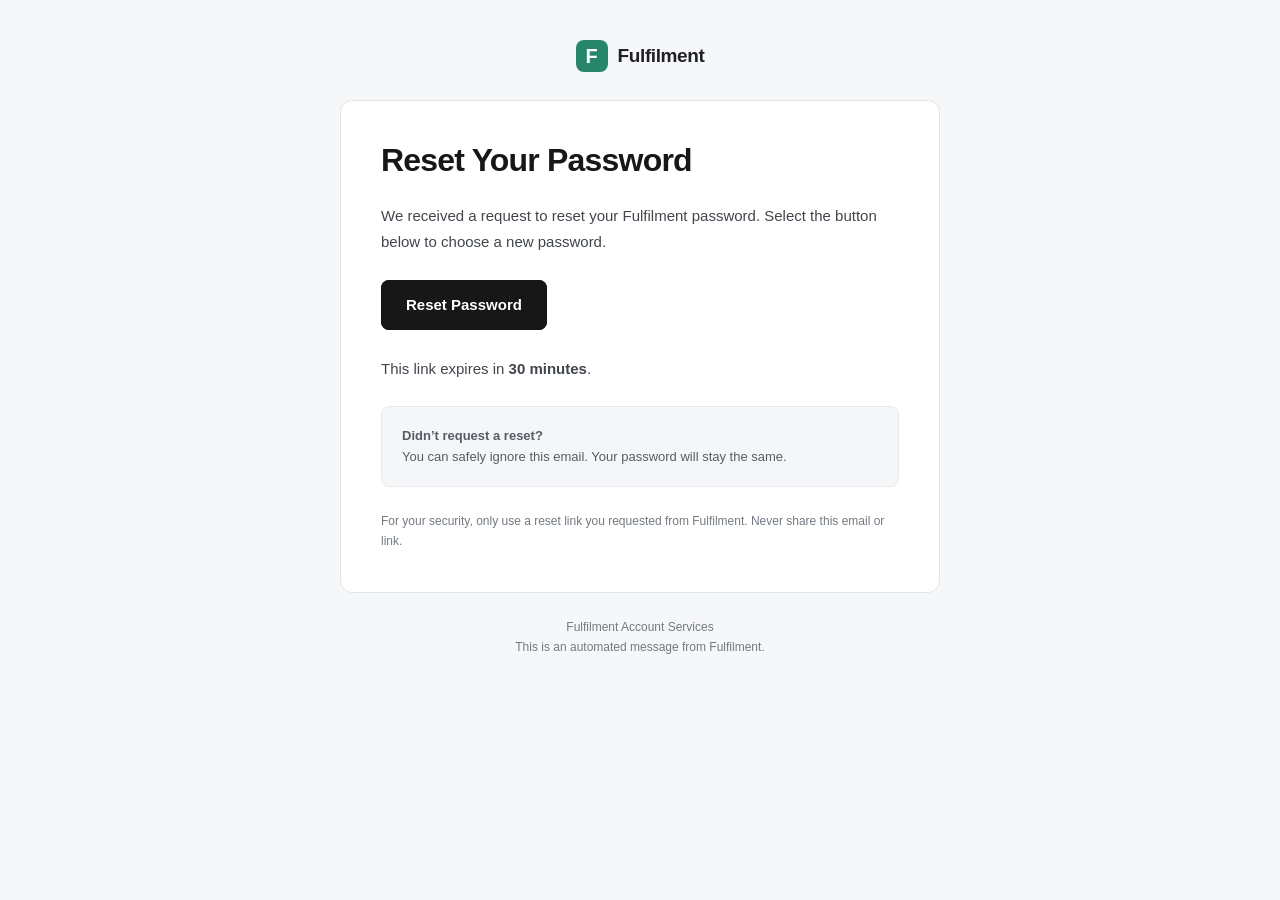
<file: supabase/templates/recovery.html>
<!doctype html>
<html lang="en"><head><meta charset="utf-8"><meta name="viewport" content="width=device-width, initial-scale=1"><meta name="color-scheme" content="light"><title>Reset Your Password</title><style>@media only screen and (max-width:600px){.email-outer{padding:20px 12px!important}.email-content{padding:30px 22px!important}.email-title{font-size:28px!important;line-height:1.2!important}.email-brand{padding-bottom:24px!important}}a:hover{opacity:.85}</style></head>
<body style="margin:0;padding:0;background:#f6f7f8;color:#202124;font-family:Arial,Helvetica,sans-serif;-webkit-text-size-adjust:100%;text-size-adjust:100%">
<div style="display:none;font-size:1px;color:#f6f7f8;line-height:1px;max-height:0;max-width:0;opacity:0;overflow:hidden;mso-hide:all">Use this secure link to reset your Fulfilment password.</div>
<table role="presentation" width="100%" cellspacing="0" cellpadding="0" style="table-layout:fixed;background:#f6f7f8"><tr><td class="email-outer" align="center" style="padding:40px 20px">
<!--[if mso]><table role="presentation" width="600"><tr><td><![endif]-->
<table role="presentation" width="100%" cellspacing="0" cellpadding="0" style="max-width:600px;table-layout:fixed"><tr><td class="email-brand" align="center" style="padding:0 0 28px"><table role="presentation" cellspacing="0" cellpadding="0"><tr><td width="32" height="32" bgcolor="#27856a" style="width:32px;height:32px;border-radius:8px;text-align:center;font-family:Arial,Helvetica,sans-serif;font-size:20px;line-height:32px;font-weight:700;color:#ffffff">F</td><td style="padding-left:10px;font-family:Arial,Helvetica,sans-serif;font-size:19px;line-height:28px;font-weight:700;letter-spacing:-.4px;color:#202124">Fulfilment</td></tr></table></td></tr>
<tr><td class="email-content" bgcolor="#ffffff" style="padding:40px;border:1px solid #e3e6e9;border-radius:12px;font-family:Arial,Helvetica,sans-serif;overflow-wrap:anywhere;word-break:break-word"><h1 class="email-title" style="margin:0 0 24px;font-family:Arial,Helvetica,sans-serif;font-size:32px;line-height:1.2;font-weight:700;letter-spacing:-.8px;color:#171717;overflow-wrap:anywhere;word-break:normal">Reset Your Password</h1><p style="margin:0 0 18px;font-family:Arial,Helvetica,sans-serif;font-size:15px;line-height:1.7;color:#41464d;overflow-wrap:anywhere;word-break:break-word">We received a request to reset your Fulfilment password. Select the button below to choose a new password.</p><table role="presentation" cellspacing="0" cellpadding="0" style="margin:26px 0"><tr><td bgcolor="#171717" style="border-radius:8px;text-align:center"><a href="{{ .ConfirmationURL }}" style="display:inline-block;border:1px solid #171717;border-radius:8px;padding:14px 24px;font-family:Arial,Helvetica,sans-serif;font-size:15px;line-height:20px;font-weight:700;color:#ffffff;text-decoration:none;mso-padding-alt:0">Reset Password</a></td></tr></table><p style="margin:0 0 18px;font-family:Arial,Helvetica,sans-serif;font-size:15px;line-height:1.7;color:#41464d;overflow-wrap:anywhere;word-break:break-word">This link expires in <strong>30 minutes</strong>.</p><table role="presentation" width="100%" cellspacing="0" cellpadding="0" style="table-layout:fixed;margin:24px 0 0"><tr><td style="padding:18px 20px;background:#f5f6f7;border:1px solid #e7e9ec;border-radius:8px;font-family:Arial,Helvetica,sans-serif;font-size:13px;line-height:1.65;color:#555d66;overflow-wrap:anywhere;word-break:break-word"><strong>Didn’t request a reset?</strong><br>You can safely ignore this email. Your password will stay the same.</td></tr></table><p style="margin:24px 0 0;font-family:Arial,Helvetica,sans-serif;font-size:12px;line-height:1.7;color:#737a83">For your security, only use a reset link you requested from Fulfilment. Never share this email or link.</p></td></tr>
<tr><td align="center" style="padding:24px 16px 0;font-family:Arial,Helvetica,sans-serif;font-size:12px;line-height:1.7;color:#737a83">Fulfilment Account Services<br>This is an automated message from Fulfilment.</td></tr></table>
<!--[if mso]></td></tr></table><![endif]-->
</td></tr></table></body></html>
</file>
